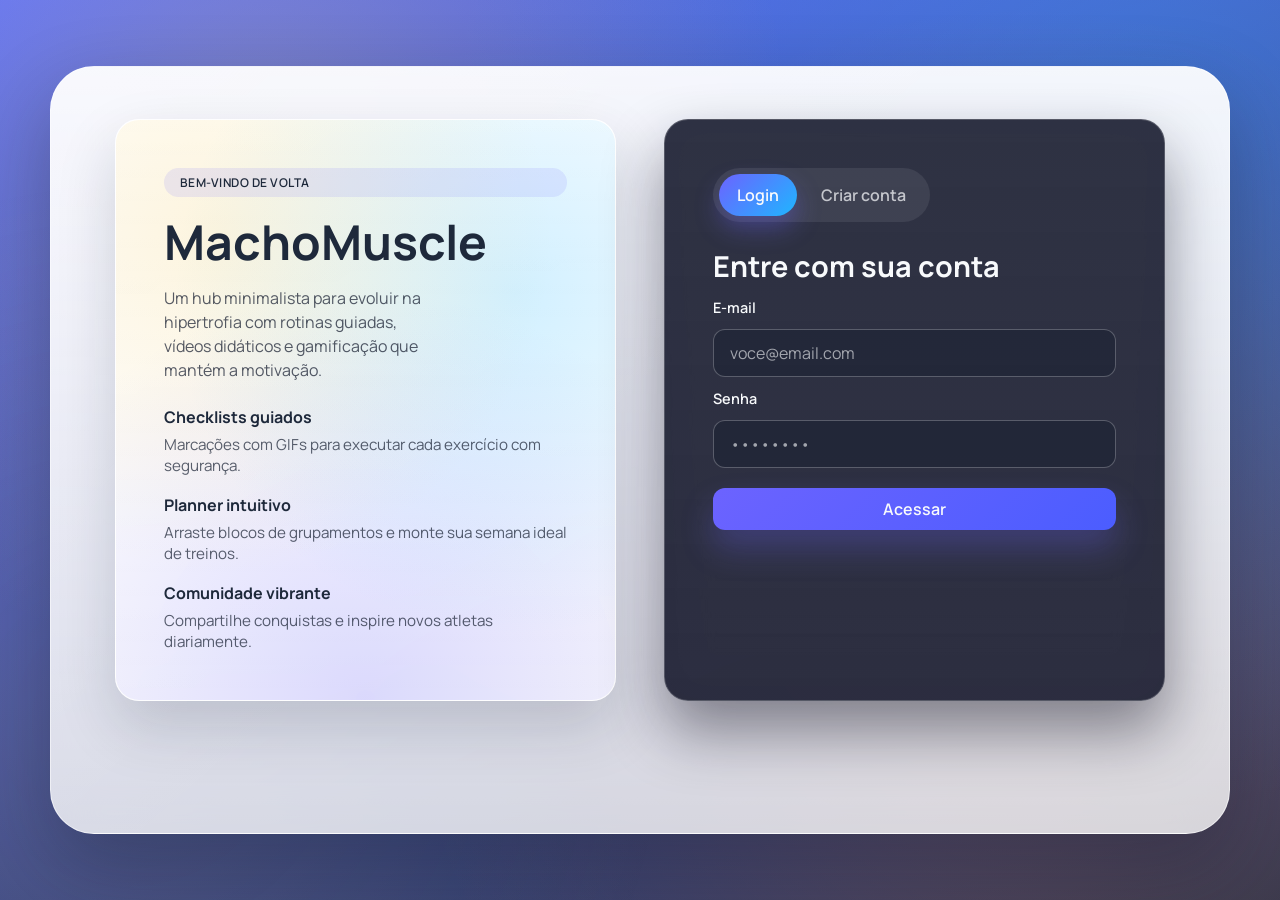
<file: index.html>
<!DOCTYPE html>
<html lang="pt-BR">
  <head>
    <meta charset="UTF-8" />
    <meta name="viewport" content="width=device-width, initial-scale=1.0" />
    <title>MachoMuscle</title>
    <link rel="preconnect" href="https://fonts.googleapis.com" />
    <link rel="preconnect" href="https://fonts.gstatic.com" crossorigin />
    <link
      href="https://fonts.googleapis.com/css2?family=Manrope:wght@400;500;600;700;800&display=swap"
      rel="stylesheet"
    />
    <link rel="stylesheet" href="styles.css" />
  </head>
  <body data-page="app" data-requires-auth="true">
    <div class="app" role="application">
      <header class="topbar">
        <div class="branding">
          <div class="branding__icon" aria-hidden="true">MM</div>
          <div class="branding__text">
            <span class="branding__label">MachoMuscle</span>
            <span class="branding__tagline">Treinos inteligentes, vibe minimalista</span>
          </div>
        </div>
        <div class="topbar__actions">
          <button class="icon-button" type="button" aria-label="Pesquisar exercícios">
            <svg class="icon" viewBox="0 0 24 24" aria-hidden="true">
              <path
                d="M15.5 14h-.79l-.28-.27a6.5 6.5 0 10-.71.71l.27.28v.79l5 5 1.5-1.5-5-5zm-6 0a4.5 4.5 0 110-9 4.5 4.5 0 010 9z"
              />
            </svg>
          </button>
          <button class="icon-button icon-button--primary" type="button" aria-label="Notificações">
            <svg class="icon" viewBox="0 0 24 24" aria-hidden="true">
              <path
                d="M12 22a2 2 0 002-2h-4a2 2 0 002 2zm6-6V11a6 6 0 10-12 0v5l-2 2v1h16v-1l-2-2zm-2 .17V11a4 4 0 10-8 0v5.17l-.59.58h9.18l-.59-.58z"
              />
            </svg>
          </button>
          <a
            class="icon-button"
            href="admin.html"
            aria-label="Abrir painel administrativo"
          >
            <svg class="icon" viewBox="0 0 24 24" aria-hidden="true">
              <path
                d="M12 2a5 5 0 00-5 5v2H6a2 2 0 00-2 2v9a2 2 0 002 2h12a2 2 0 002-2v-9a2 2 0 00-2-2h-1V7a5 5 0 00-5-5zm-3 7V7a3 3 0 016 0v2H9zm9 2v9H6v-9h12z"
              />
            </svg>
          </a>
        </div>
      </header>

      <main class="screens">
        <div class="global-message" id="globalMessage" role="status" aria-live="polite" hidden></div>
        <section class="screen screen--active" data-screen="home" aria-label="Início">
          <article class="hero-card">
            <div class="hero-card__content">
              <span class="badge badge--soft">Desafio do dia</span>
              <h1>Encontre sua melhor versão</h1>
              <p>
                Treinos curtos, metas claras e suporte da comunidade para manter seu foco
                em alta.
              </p>
              <div class="hero-card__actions">
                <a class="button button--primary" href="journey.html">Começar agora</a>
                <a class="button button--ghost" href="journey.html">Ver rotina</a>
              </div>
            </div>
            <div class="hero-card__visual" aria-hidden="true">
              <div class="hero-illustration">
                <div class="hero-illustration__shine"></div>
                <div class="hero-illustration__silhouette"></div>
              </div>
              <span class="hero-card__caption">Missão foco total</span>
            </div>
          </article>

          <div class="card weekly-checklist" id="weeklyChecklistCard">
            <header class="card__header weekly-checklist__header">
              <div>
                <span class="badge badge--soft">Checklist semanal</span>
                <h3>Mantenha o controle da sua rotina</h3>
              </div>
              <p class="weekly-checklist__progress" id="weeklyChecklistProgress">Nenhum treino marcado ainda.</p>
            </header>
            <p class="weekly-checklist__intro">
              Marque os treinos concluídos para enxergar sua constância e identificar quais grupamentos ainda
              precisam de atenção.
            </p>
            <ul class="checklist" id="weeklyChecklistList" aria-live="polite"></ul>
            <p class="weekly-checklist__empty" id="weeklyChecklistEmpty" hidden>
              Nenhum treino cadastrado ainda. Personalize sua semana para começar.
            </p>
          </div>

          <div class="card guide-card">
            <header class="card__header">
              <div>
                <h3>Guia rápido para iniciantes</h3>
                <p class="card__subtitle">
                  Siga estes passos simples para aproveitar cada sessão mesmo sem experiência prévia.
                </p>
              </div>
            </header>
            <ol class="guide-card__list">
              <li>
                <strong>1. Leia o objetivo do dia.</strong>
                <p>Entenda onde focar atenção antes de começar e ajuste o tempo conforme sua agenda.</p>
              </li>
              <li>
                <strong>2. Assista ao vídeo de exemplo.</strong>
                <p>Observe a postura com calma, pause sempre que necessário e repita os movimentos com segurança.</p>
              </li>
              <li>
                <strong>3. Execute e marque o checklist.</strong>
                <p>Marque cada exercício concluído para visualizar seu progresso imediato e celebrar pequenas vitórias.</p>
              </li>
              <li>
                <strong>4. Respire e registre sensações.</strong>
                <p>
                  Utilize o mural do perfil para anotar como se sentiu; isso ajuda a adaptar os próximos treinos com
                  precisão.
                </p>
              </li>
            </ol>
          </div>

          <section class="card video-library">
            <header class="card__header">
              <div>
                <h3>Vídeos que explicam cada etapa</h3>
                <p class="card__subtitle">
                  Selecionamos exemplos populares na web para você visualizar movimentos sem complicação.
                </p>
              </div>
            </header>
            <div class="video-library__grid">
              <article class="video-card">
                <div class="video-card__frame">
                  <iframe
                    src="https://www.youtube.com/embed/5sGOlKn-IxI"
                    title="Rotina completa de ombros para hipertrofia"
                    loading="lazy"
                    allowfullscreen
                  ></iframe>
                </div>
                <h4>Ombros definidos sem mistério</h4>
                <p>Aprenda a sequência com desenvolvimento, elevações e face pull em português.</p>
              </article>
              <article class="video-card">
                <div class="video-card__frame">
                  <iframe
                    src="https://www.youtube.com/embed/m8K3b0UpwOQ"
                    title="Supino controlado e tríceps guiado"
                    loading="lazy"
                    allowfullscreen
                  ></iframe>
                </div>
                <h4>Peito e tríceps passo a passo</h4>
                <p>Entenda cadência, amplitude e variações ideais para construir volume.</p>
              </article>
              <article class="video-card">
                <div class="video-card__frame">
                  <iframe
                    src="https://www.youtube.com/embed/COd4IITZ1wk"
                    title="Treino de pernas com foco em quadríceps"
                    loading="lazy"
                    allowfullscreen
                  ></iframe>
                </div>
                <h4>Pernas fortes para iniciantes</h4>
                <p>Veja como executar agachamento, leg press e avanços com segurança.</p>
              </article>
            </div>
          </section>
        </section>

        <section class="screen" data-screen="profile" aria-label="Perfil">
          <div class="profile card">
            <div class="profile__header">
              <div class="profile__cover" aria-hidden="true">
                <span class="profile__spark"></span>
              </div>
              <div class="profile__toolbar">
                <div class="profile__identity">
                  <div class="profile__avatar" id="profileAvatar" aria-hidden="true">JD</div>
                  <div>
                    <h2 class="profile__name" id="profileName">Seu nome</h2>
                    <p class="profile__username" id="profileUsername">@seunome</p>
                    <p class="profile__id" id="profileId" aria-live="polite">ID pessoal: defina no painel</p>
                    <div class="profile__tags">
                      <span class="chip chip--accent">Novo atleta</span>
                      <span class="chip chip--soft">Streak em construção</span>
                    </div>
                  </div>
                </div>
                <button
                  class="button button--ghost profile__edit-toggle"
                  type="button"
                  id="profileEditToggle"
                  aria-pressed="false"
                >
                  Editar perfil
                </button>
              </div>
              <p class="profile__bio" id="profileBio">
                Conte um pouco sobre você e seus objetivos para personalizar a experiência.
              </p>
            </div>

            <form class="profile-form profile-form--locked" id="profileForm">
              <div class="profile-form__group">
                <label for="displayName">Nome exibido</label>
                <input
                  id="displayName"
                  name="displayName"
                  type="text"
                  value=""
                  maxlength="30"
                  autocomplete="name"
                  disabled
                />
              </div>
              <div class="profile-form__group">
                <label for="username">Nome de usuário</label>
                <input
                  id="username"
                  name="username"
                  type="text"
                  value=""
                  maxlength="18"
                  autocomplete="nickname"
                  disabled
                />
              </div>
              <div class="profile-form__group profile-form__group--full">
                <label for="bio">Bio</label>
                <textarea
                  id="bio"
                  name="bio"
                  rows="3"
                  maxlength="160"
                  disabled
                >Conte um pouco sobre você e seus objetivos para personalizar a experiência.</textarea>
              </div>
              <div class="profile-form__group profile-form__group--full">
                <span>Escolha a vibe de cor</span>
                <div class="accent-picker" role="radiogroup" aria-label="Escolher cor de destaque">
                  <button
                    type="button"
                    class="accent-picker__option is-active"
                    data-accent="roxo"
                    style="--swatch: linear-gradient(135deg, #6c63ff, #4b5dff)"
                    aria-pressed="true"
                    disabled
                  ></button>
                  <button
                    type="button"
                    class="accent-picker__option"
                    data-accent="amarelo"
                    style="--swatch: linear-gradient(135deg, #f7c948, #ffdb6e)"
                    aria-pressed="false"
                    disabled
                  ></button>
                  <button
                    type="button"
                    class="accent-picker__option"
                    data-accent="laranja"
                    style="--swatch: linear-gradient(135deg, #ff8852, #ffb347)"
                    aria-pressed="false"
                    disabled
                  ></button>
                  <button
                    type="button"
                    class="accent-picker__option"
                    data-accent="azul"
                    style="--swatch: linear-gradient(135deg, #1fb6ff, #58b7ff)"
                    aria-pressed="false"
                    disabled
                  ></button>
                </div>
              </div>
            </form>

            <div class="profile-stats">
              <div>
                <strong>248</strong>
                <span>Treinos concluídos</span>
              </div>
              <div>
                <strong>12.680</strong>
                <span>Total de XP</span>
              </div>
              <div>
                <strong>32</strong>
                <span>Badges ativas</span>
              </div>
            </div>

          </div>
        </section>
      </main>

      <nav class="tabbar" aria-label="Navegação principal">
        <button class="tabbar__item tabbar__item--active" type="button" data-target="home">
          <svg class="icon" viewBox="0 0 24 24" aria-hidden="true">
            <path
              d="M3 11l9-7 9 7v9a1 1 0 01-1 1h-5a1 1 0 01-1-1v-4H9v4a1 1 0 01-1 1H4a1 1 0 01-1-1v-9z"
            />
          </svg>
          <span>Início</span>
        </button>
        <button class="tabbar__item" type="button" data-target="profile">
          <svg class="icon" viewBox="0 0 24 24" aria-hidden="true">
            <path
              d="M12 12a5 5 0 110-10 5 5 0 010 10zm0 2c-4.418 0-8 2.239-8 5v3h16v-3c0-2.761-3.582-5-8-5z"
            />
          </svg>
          <span>Perfil</span>
        </button>
      </nav>
    </div>

    <script src="script.js"></script>
  </body>
</html>
</file>
<file: styles.css>
:root {
  color-scheme: light;
  --color-text: #0f172a;
  --color-text-soft: #1e293b;
  --color-text-muted: #64748b;
  --color-surface: rgba(255, 255, 255, 0.88);
  --color-surface-strong: rgba(255, 255, 255, 0.96);
  --color-surface-soft: rgba(255, 255, 255, 0.7);
  --color-border: rgba(148, 163, 184, 0.3);
  --color-border-strong: rgba(15, 23, 42, 0.12);
  --color-shadow: rgba(15, 23, 42, 0.25);
  --radius-lg: 32px;
  --radius-md: 22px;
  --radius-sm: 12px;

  --color-yellow: #f7c948;
  --color-orange: #ff8852;
  --color-purple: #6c63ff;
  --color-blue: #1fb6ff;

  --accent-color: var(--color-purple);
  --accent-gradient: linear-gradient(135deg, #6c63ff, #4b5dff);
  --accent-contrast: #f8fafc;
  --accent-glass: rgba(108, 99, 255, 0.12);
  --accent-glass-strong: rgba(108, 99, 255, 0.2);
  --accent-border: rgba(108, 99, 255, 0.35);
  --accent-shadow: rgba(108, 99, 255, 0.28);
}


* {
  box-sizing: border-box;
}

body {
  margin: 0;
  min-height: 100vh;
  font-family: 'Manrope', 'Segoe UI', sans-serif;
  background:
    radial-gradient(circle at 20% 15%, rgba(247, 201, 72, 0.22), transparent 42%),
    radial-gradient(circle at 90% 12%, rgba(31, 182, 255, 0.25), transparent 50%),
    radial-gradient(circle at 80% 70%, rgba(255, 136, 82, 0.25), transparent 52%),
    linear-gradient(160deg, rgba(76, 99, 255, 0.9), rgba(22, 33, 62, 0.92));
  display: flex;
  justify-content: center;
  align-items: stretch;
  padding: clamp(16px, 4vw, 48px);
  color: var(--color-text);
}

body::before {
  content: '';
  position: fixed;
  inset: 0;
  pointer-events: none;
  background: radial-gradient(circle at 10% 80%, rgba(255, 218, 124, 0.12), transparent 40%);
  z-index: -1;
}

h1,
 h2,
 h3,
 h4 {
  margin: 0;
  color: var(--color-text-soft);
}

p {
  margin: 0;
  line-height: 1.5;
}

button,
 input,
 textarea {
  font: inherit;
}

button {
  border: none;
  cursor: pointer;
}

.app {
  width: min(100%, 1180px);
  background: linear-gradient(180deg, rgba(255, 255, 255, 0.94), rgba(255, 255, 255, 0.78));
  border: 1px solid rgba(255, 255, 255, 0.55);
  border-radius: calc(var(--radius-lg) + 12px);
  box-shadow: 0 32px 80px rgba(15, 23, 42, 0.32);
  backdrop-filter: blur(24px);
  padding: clamp(24px, 4vw, 56px) clamp(18px, 4vw, 56px) clamp(120px, 12vh, 168px);
  margin: 0 auto;
  position: relative;
  overflow: hidden;
}

.auth {
  padding: clamp(32px, 6vw, 64px);
}

.auth__grid {
  display: grid;
  grid-template-columns: repeat(2, minmax(0, 1fr));
  gap: clamp(28px, 4vw, 48px);
  align-items: stretch;
}

.auth-card {
  background: linear-gradient(180deg, rgba(255, 255, 255, 0.95), rgba(255, 255, 255, 0.85));
  border-radius: calc(var(--radius-lg) - 8px);
  padding: clamp(24px, 4vw, 48px);
  box-shadow: 0 26px 60px rgba(15, 23, 42, 0.16);
  border: 1px solid rgba(255, 255, 255, 0.6);
  display: flex;
  flex-direction: column;
  gap: 24px;
}

.auth-card--intro {
  color: var(--color-text-soft);
  position: relative;
  overflow: hidden;
}

.auth-card--intro::after {
  content: '';
  position: absolute;
  inset: 0;
  background: radial-gradient(circle at 20% 20%, rgba(247, 201, 72, 0.18), transparent 55%),
    radial-gradient(circle at 80% 30%, rgba(31, 182, 255, 0.2), transparent 60%),
    radial-gradient(circle at 50% 100%, rgba(108, 99, 255, 0.22), transparent 65%);
  pointer-events: none;
}

.auth-card__header {
  position: relative;
  z-index: 1;
  display: grid;
  gap: 12px;
}

.auth-badge {
  display: inline-flex;
  align-items: center;
  gap: 8px;
  background: rgba(108, 99, 255, 0.12);
  color: var(--color-text-soft);
  border-radius: 999px;
  padding: 6px 16px;
  font-weight: 600;
  letter-spacing: 0.04em;
  text-transform: uppercase;
  font-size: 0.75rem;
}

.auth-card__header h1 {
  font-size: clamp(2.25rem, 4vw, 3rem);
}

.auth-card__header p {
  max-width: 28ch;
  color: rgba(15, 23, 42, 0.7);
}

.auth-highlights {
  position: relative;
  z-index: 1;
  list-style: none;
  margin: 0;
  padding: 0;
  display: flex;
  flex-direction: column;
  gap: 18px;
}

.auth-highlights li {
  display: grid;
  gap: 6px;
}

.auth-highlights strong {
  font-size: 1rem;
}

.auth-highlights span {
  color: rgba(15, 23, 42, 0.68);
  font-size: 0.95rem;
}

.auth-card--forms {
  backdrop-filter: blur(22px);
  background: linear-gradient(180deg, rgba(10, 14, 34, 0.85), rgba(22, 24, 44, 0.9));
  color: #f8fafc;
  border: 1px solid rgba(255, 255, 255, 0.2);
  box-shadow: 0 30px 60px rgba(10, 11, 26, 0.45);
}

.auth-toggle {
  display: inline-flex;
  background: rgba(255, 255, 255, 0.08);
  border-radius: 999px;
  padding: 6px;
  align-self: flex-start;
  gap: 6px;
}

.auth-toggle__button {
  border-radius: 999px;
  padding: 10px 18px;
  background: transparent;
  color: rgba(248, 250, 252, 0.72);
  font-weight: 600;
  transition: background 0.3s ease, color 0.3s ease;
}

.auth-toggle__button.is-active {
  background: linear-gradient(135deg, var(--color-purple), var(--color-blue));
  color: var(--accent-contrast);
  box-shadow: 0 12px 24px rgba(108, 99, 255, 0.35);
}

.auth-form {
  display: none;
  flex-direction: column;
  gap: 12px;
}

.auth-form.is-active {
  display: flex;
}

.auth-form h2 {
  font-size: clamp(1.4rem, 3vw, 1.8rem);
  color: #f8fafc;
}

.auth-form label {
  font-weight: 600;
  font-size: 0.9rem;
}

.auth-form input {
  border-radius: var(--radius-sm);
  border: 1px solid rgba(255, 255, 255, 0.25);
  background: rgba(15, 23, 42, 0.35);
  color: #f8fafc;
  padding: 12px 16px;
  transition: border 0.2s ease, box-shadow 0.2s ease;
}

.auth-form input::placeholder {
  color: rgba(248, 250, 252, 0.6);
}

.auth-form input:focus {
  outline: none;
  border-color: var(--color-blue);
  box-shadow: 0 0 0 3px rgba(31, 182, 255, 0.25);
}

.auth-form__actions {
  margin-top: 8px;
}

.auth-feedback {
  min-height: 1.25rem;
  font-size: 0.85rem;
  color: rgba(248, 250, 252, 0.8);
}

.app--standalone {
  min-height: 100vh;
  padding: clamp(32px, 8vw, 72px) clamp(16px, 6vw, 56px);
  display: flex;
  align-items: flex-start;
  justify-content: center;
  width: min(100%, 960px);
  background: linear-gradient(180deg, rgba(255, 255, 255, 0.98), rgba(226, 232, 240, 0.86));
  box-shadow: none;
  border-radius: 0;
}

.app--standalone::before {
  display: none;
}

.app::before {
  content: '';
  position: absolute;
  inset: 0;
  background: linear-gradient(140deg, rgba(255, 255, 255, 0.2), transparent 50%);
  pointer-events: none;
}

.topbar {
  display: flex;
  align-items: center;
  justify-content: space-between;
  gap: 16px;
  margin-bottom: 24px;
}

.branding {
  display: flex;
  align-items: center;
  gap: 14px;
}

.branding__icon {
  width: 48px;
  height: 48px;
  border-radius: 18px;
  background: var(--accent-gradient);
  color: var(--accent-contrast);
  display: grid;
  place-items: center;
  font-weight: 700;
  letter-spacing: 0.04em;
}

.branding__label {
  display: block;
  font-weight: 700;
  font-size: 1rem;
}

.branding__tagline {
  display: block;
  font-size: 0.75rem;
  color: var(--color-text-muted);
}

.topbar__actions {
  display: flex;
  gap: 12px;
}

.icon {
  width: 20px;
  height: 20px;
  fill: currentColor;
}

.icon-button {
  width: 40px;
  height: 40px;
  border-radius: 16px;
  background: var(--color-surface);
  border: 1px solid var(--color-border);
  display: grid;
  place-items: center;
  color: var(--color-text-soft);
  transition: transform 0.25s ease, box-shadow 0.25s ease;
}

.icon-button:hover {
  transform: translateY(-2px);
  box-shadow: 0 12px 20px rgba(15, 23, 42, 0.12);
}

.icon-button--primary {
  background: var(--accent-gradient);
  color: var(--accent-contrast);
  border-color: transparent;
}

.button {
  display: inline-flex;
  align-items: center;
  justify-content: center;
  gap: 8px;
  border-radius: var(--radius-sm);
  padding: 10px 18px;
  font-weight: 600;
  transition: transform 0.25s ease, box-shadow 0.25s ease, filter 0.25s ease;
  text-decoration: none;
}

.button--primary {
  background: var(--accent-gradient);
  color: var(--accent-contrast);
  box-shadow: 0 18px 32px var(--accent-shadow);
}

.button--ghost {
  border: 1px solid var(--accent-border);
  color: var(--color-text-soft);
  background: var(--accent-glass);
}

.button--primary:hover,
 .button--ghost:hover {
  transform: translateY(-2px);
}

.button--block {
  width: 100%;
}

.text-button {
  background: none;
  color: var(--accent-color);
  font-weight: 600;
  padding: 0;
  text-decoration: none;
}

.text-button:hover,
.text-button:focus-visible {
  text-decoration: none;
  filter: brightness(1.1);
}

.screens {
  display: flex;
  flex-direction: column;
  gap: 32px;
}

.screen {
  display: none;
  flex-direction: column;
  gap: 24px;
}

.screen--active {
  display: flex;
}

.section-header {
  display: flex;
  align-items: center;
  justify-content: space-between;
  gap: 16px;
}

.section-header p {
  color: var(--color-text-muted);
  font-size: 0.85rem;
}

.section-header > div {
  display: flex;
  flex-direction: column;
  gap: 4px;
}

.card {
  background: var(--color-surface);
  border: 1px solid var(--color-border);
  border-radius: var(--radius-md);
  padding: 20px;
  position: relative;
  overflow: hidden;
}

.card::after {
  content: '';
  position: absolute;
  inset: 0;
  border-radius: inherit;
  pointer-events: none;
  box-shadow: inset 0 0 0 1px rgba(255, 255, 255, 0.15);
}

.card__header {
  display: flex;
  align-items: center;
  justify-content: space-between;
  gap: 12px;
  margin-bottom: 16px;
}

.card__title {
  font-weight: 700;
  margin-bottom: 6px;
}

.card__subtitle {
  color: var(--color-text-muted);
  font-size: 0.9rem;
}

.card__meta {
  font-size: 0.75rem;
  color: var(--color-text-muted);
}

.badge {
  display: inline-flex;
  align-items: center;
  justify-content: center;
  padding: 4px 10px;
  border-radius: 999px;
  font-size: 0.72rem;
  font-weight: 600;
  background: rgba(148, 163, 184, 0.15);
  color: var(--color-text-soft);
}

.badge--soft {
  background: var(--accent-glass);
  color: var(--color-text-soft);
}

.badge--accent {
  background: var(--accent-glass-strong);
  color: var(--accent-color);
}

.badge--accent::before,
 .badge--soft::before {
  content: '';
  width: 6px;
  height: 6px;
  border-radius: 50%;
  margin-right: 6px;
  background: currentColor;
}

.hero-card {
  display: grid;
  grid-template-columns: minmax(0, 1.15fr) minmax(0, 0.9fr);
  gap: 16px;
  padding: 24px;
  border-radius: calc(var(--radius-md) + 6px);
  background: linear-gradient(140deg, rgba(255, 255, 255, 0.95), rgba(230, 235, 255, 0.8));
}

.hero-card__content {
  display: flex;
  flex-direction: column;
  gap: 16px;
}

.hero-card__content h1 {
  font-size: clamp(1.6rem, 1.15rem + 1vw, 2.2rem);
  line-height: 1.2;
}

.hero-card__actions {
  display: flex;
  gap: 12px;
}

.hero-card__visual {
  display: flex;
  flex-direction: column;
  align-items: center;
  justify-content: space-between;
}

.hero-card__caption {
  font-size: 0.75rem;
  color: var(--color-text-muted);
  margin-top: 12px;
}

.hero-illustration {
  position: relative;
  width: 100%;
  height: 180px;
  border-radius: 28px;
  background: linear-gradient(140deg, rgba(255, 255, 255, 0.18), transparent 55%),
    var(--accent-gradient);
  display: flex;
  align-items: center;
  justify-content: center;
  overflow: hidden;
}

.hero-illustration__silhouette {
  width: 120px;
  height: 160px;
  border-radius: 60% 40% 45% 55%;
  background: rgba(255, 255, 255, 0.32);
  transform: rotate(-12deg);
  filter: drop-shadow(0 16px 28px rgba(15, 23, 42, 0.25));
}

.hero-illustration__shine {
  position: absolute;
  top: 16px;
  right: 18px;
  width: 68px;
  height: 68px;
  border-radius: 999px;
  background: radial-gradient(circle, rgba(255, 218, 124, 0.9), transparent 68%);
}

.insights-grid {
  display: grid;
  gap: 16px;
  grid-template-columns: repeat(auto-fit, minmax(170px, 1fr));
}

.insight-card {
  display: flex;
  flex-direction: column;
  gap: 12px;
}

.insight-card--wide {
  grid-column: 1 / -1;
}

.progress-bar {
  background: rgba(148, 163, 184, 0.2);
  border-radius: 999px;
  height: 8px;
  overflow: hidden;
}

.progress-bar__fill {
  height: 100%;
  width: calc(var(--progress) * 100%);
  background: var(--accent-gradient);
  border-radius: inherit;
  transition: width 0.3s ease;
}

.progress-bar--accent {
  background: var(--accent-glass-strong);
}

.streak-indicator {
  display: flex;
  gap: 6px;
}

.streak-indicator__dot {
  width: 10px;
  height: 10px;
  border-radius: 50%;
  background: rgba(148, 163, 184, 0.3);
}

.streak-indicator__dot.is-active {
  background: var(--accent-gradient);
}

.next-workout {
  display: flex;
  align-items: flex-start;
  justify-content: space-between;
  gap: 12px;
}

.next-workout h3 {
  margin-bottom: 6px;
}

.next-workout p {
  color: var(--color-text-muted);
  font-size: 0.9rem;
}

.next-workout__meta {
  display: flex;
  flex-direction: column;
  gap: 8px;
  font-weight: 600;
  color: var(--color-text-soft);
}

.chip-list {
  list-style: none;
  display: flex;
  gap: 8px;
  padding: 0;
  margin: 12px 0 0;
}

.chip {
  display: inline-flex;
  align-items: center;
  justify-content: center;
  padding: 6px 12px;
  border-radius: 999px;
  background: var(--accent-glass);
  color: var(--color-text-soft);
  font-size: 0.75rem;
  font-weight: 600;
}

.chip--accent {
  background: var(--accent-gradient);
  color: var(--accent-contrast);
}

.chip--soft {
  background: rgba(148, 163, 184, 0.18);
  color: var(--color-text-soft);
}

.chip--tiny {
  font-size: 0.7rem;
  padding: 4px 8px;
}

.weekly-checklist {
  display: flex;
  flex-direction: column;
  gap: 20px;
}

.weekly-checklist__header {
  display: flex;
  flex-direction: column;
  gap: 12px;
}

.weekly-checklist__progress {
  font-weight: 700;
  color: var(--color-text-soft);
}

.weekly-checklist__intro {
  color: var(--color-text-muted);
  font-size: 0.95rem;
  line-height: 1.6;
}

.weekly-checklist__empty {
  margin: 0;
  padding: 16px;
  border-radius: var(--radius-sm);
  background: rgba(148, 163, 184, 0.12);
  border: 1px dashed rgba(148, 163, 184, 0.28);
  color: var(--color-text-muted);
  font-size: 0.9rem;
  text-align: center;
}

@media (min-width: 768px) {
  .weekly-checklist__header {
    flex-direction: row;
    justify-content: space-between;
    align-items: center;
  }
}

.checklist {
  list-style: none;
  display: flex;
  flex-direction: column;
  gap: 12px;
  padding: 0;
  margin: 0;
}

.checklist__empty {
  padding: 16px;
  border-radius: var(--radius-sm);
  background: rgba(148, 163, 184, 0.12);
  border: 1px dashed rgba(148, 163, 184, 0.28);
  color: var(--color-text-muted);
  font-size: 0.9rem;
  text-align: center;
}

.checklist__item {
  display: flex;
  align-items: stretch;
  gap: 12px;
  background: var(--color-surface-strong);
  border-radius: var(--radius-sm);
  border: 1px solid rgba(148, 163, 184, 0.22);
  padding: 12px 14px;
  font-weight: 600;
  line-height: 1.4;
}

.checklist__item input {
  accent-color: var(--accent-color);
  margin-top: 4px;
}

.checklist__content {
  display: flex;
  align-items: center;
  gap: 12px;
  width: 100%;
}

.checklist__text {
  flex: 1;
  color: var(--color-text);
}

.checklist__detail {
  display: block;
  margin-top: 4px;
  font-size: 0.8rem;
  color: var(--color-text-muted);
  font-weight: 500;
}

.checklist__media {
  flex: 0 0 92px;
  max-width: 92px;
  border-radius: 12px;
  overflow: hidden;
  background: rgba(148, 163, 184, 0.12);
  border: 1px solid rgba(148, 163, 184, 0.18);
}

.checklist__media img {
  width: 100%;
  height: 100%;
  object-fit: cover;
  display: block;
}

@media (max-width: 960px) {
  .auth__grid {
    grid-template-columns: 1fr;
  }

  .auth-card--intro {
    order: 2;
  }

  .auth-card--forms {
    order: 1;
  }
}

@media (max-width: 520px) {
  .checklist__content {
    flex-direction: column;
    align-items: flex-start;
  }

  .checklist__media {
    flex: none;
    max-width: 100%;
    width: 100%;
  }
}


.guide-card__list {
  margin: 0;
  padding-left: 20px;
  display: flex;
  flex-direction: column;
  gap: 16px;
  color: var(--color-text-soft);
}

.guide-card__list strong {
  color: var(--color-text);
  font-size: 0.95rem;
}

.guide-card__list p {
  margin: 4px 0 0;
  color: var(--color-text-muted);
  font-size: 0.9rem;
}

.video-library__grid {
  display: grid;
  gap: 20px;
  grid-template-columns: repeat(auto-fit, minmax(220px, 1fr));
}

.video-card {
  display: flex;
  flex-direction: column;
  gap: 12px;
  padding: 16px;
  background: var(--color-surface-strong);
  border-radius: 18px;
  border: 1px solid rgba(148, 163, 184, 0.18);
  box-shadow: 0 12px 30px rgba(15, 23, 42, 0.14);
}

.video-card__frame {
  position: relative;
  aspect-ratio: 16 / 9;
  border-radius: 14px;
  overflow: hidden;
  background: #000;
}

.video-card iframe {
  width: 100%;
  height: 100%;
  border: 0;
}

.video-card h4 {
  margin: 0;
  font-size: 1rem;
}

.video-card p {
  margin: 0;
  color: var(--color-text-muted);
  font-size: 0.9rem;
}

.progress-overview {
  display: flex;
  gap: 24px;
  align-items: center;
}

.progress-ring {
  --track-color: var(--accent-glass);
  width: 140px;
  height: 140px;
  border-radius: 50%;
  background: conic-gradient(
    var(--accent-color) calc(var(--progress) * 360deg),
    var(--track-color) 0deg
  );
  display: grid;
  place-items: center;
  position: relative;
}

.progress-ring::before {
  content: '';
  position: absolute;
  width: 108px;
  height: 108px;
  border-radius: 50%;
  background: var(--color-surface);
}

.progress-ring__value {
  position: relative;
  font-weight: 700;
  font-size: 1.4rem;
}

.progress-ring__caption {
  position: relative;
  color: var(--color-text-muted);
  font-size: 0.8rem;
}

.progress-overview__details {
  display: flex;
  flex-direction: column;
  gap: 12px;
  flex: 1;
}

.progress-stats {
  display: grid;
  grid-template-columns: repeat(auto-fit, minmax(120px, 1fr));
  gap: 12px;
}

.progress-stats div {
  background: rgba(148, 163, 184, 0.12);
  border-radius: var(--radius-sm);
  padding: 12px;
}

.progress-stats dt {
  font-size: 0.7rem;
  text-transform: uppercase;
  letter-spacing: 0.05em;
  color: var(--color-text-muted);
}

.progress-stats dd {
  margin: 4px 0 0;
  font-weight: 700;
}

.quest-board {
  display: flex;
  flex-direction: column;
  gap: 16px;
}

.mission-list {
  list-style: none;
  display: flex;
  flex-direction: column;
  gap: 14px;
  padding: 0;
  margin: 0;
}

.mission-list li {
  display: flex;
  justify-content: space-between;
  align-items: center;
  gap: 16px;
  padding: 16px;
  border-radius: var(--radius-sm);
  background: var(--color-surface-strong);
  border: 1px solid rgba(148, 163, 184, 0.2);
}

.mission-list h4 {
  font-size: 1rem;
  margin-bottom: 6px;
}

.mission-list p {
  color: var(--color-text-muted);
  font-size: 0.9rem;
}

.mission-list__reward {
  font-weight: 700;
  color: var(--accent-color);
}

.badge-gallery {
  display: flex;
  flex-direction: column;
  gap: 16px;
}

.badge-grid {
  display: grid;
  grid-template-columns: repeat(2, minmax(0, 1fr));
  gap: 14px;
}

.badge-token {
  border-radius: var(--radius-sm);
  padding: 16px;
  background: rgba(255, 255, 255, 0.86);
  border: 1px solid rgba(148, 163, 184, 0.28);
  text-align: center;
  display: flex;
  flex-direction: column;
  gap: 8px;
}

.badge-token__icon {
  font-size: 1.6rem;
}

.badge-token.is-highlighted {
  background: var(--accent-gradient);
  color: var(--accent-contrast);
  border-color: transparent;
}

.badge-token.is-locked {
  opacity: 0.6;
  border-style: dashed;
}

.squad-card {
  display: flex;
  flex-direction: column;
  gap: 16px;
}

.squad-ranking {
  list-style: none;
  padding: 0;
  margin: 0;
  display: flex;
  flex-direction: column;
  gap: 12px;
}

.squad-ranking li {
  display: flex;
  align-items: center;
  justify-content: space-between;
  background: var(--color-surface-strong);
  border-radius: var(--radius-sm);
  border: 1px solid rgba(148, 163, 184, 0.25);
  padding: 12px 16px;
  gap: 12px;
}

.squad-ranking__position {
  width: 28px;
  height: 28px;
  border-radius: 999px;
  background: var(--accent-gradient);
  color: var(--accent-contrast);
  display: grid;
  place-items: center;
  font-weight: 700;
}

.composer {
  display: flex;
  gap: 16px;
}

.composer__avatar,
 .post__avatar,
 .profile__avatar {
  width: 56px;
  height: 56px;
  border-radius: 22px;
  background: var(--accent-gradient);
  color: var(--accent-contrast);
  display: grid;
  place-items: center;
  font-weight: 700;
  letter-spacing: 0.02em;
}

.composer__body {
  display: flex;
  flex-direction: column;
  gap: 12px;
  flex: 1;
}

textarea {
  resize: vertical;
  border-radius: var(--radius-sm);
  border: 1px solid rgba(148, 163, 184, 0.4);
  padding: 12px 14px;
  background: rgba(248, 250, 252, 0.8);
  color: var(--color-text);
  min-height: 96px;
}

textarea:focus,
 input:focus {
  outline: 2px solid var(--accent-border);
  outline-offset: 2px;
}

.composer__toolbar {
  display: flex;
  align-items: center;
  justify-content: space-between;
  gap: 12px;
  flex-wrap: wrap;
}

.chip-toggle-group {
  display: flex;
  gap: 8px;
  flex-wrap: wrap;
}

.chip-toggle {
  padding: 6px 14px;
  border-radius: 999px;
  border: 1px solid rgba(148, 163, 184, 0.35);
  background: rgba(255, 255, 255, 0.6);
  font-weight: 600;
  color: var(--color-text-soft);
}

.chip-toggle.is-active {
  background: var(--accent-gradient);
  color: var(--accent-contrast);
  border-color: transparent;
  box-shadow: 0 12px 20px var(--accent-shadow);
}

.feed {
  display: flex;
  flex-direction: column;
  gap: 16px;
}

.post {
  display: flex;
  gap: 14px;
}

.post__content {
  display: flex;
  flex-direction: column;
  gap: 12px;
  flex: 1;
}

.post__header {
  display: flex;
  align-items: center;
  justify-content: space-between;
}

.post__meta {
  color: var(--color-text-muted);
  font-size: 0.8rem;
}

.post__tags {
  display: flex;
  gap: 8px;
  flex-wrap: wrap;
}

.post__media {
  background: linear-gradient(135deg, rgba(31, 182, 255, 0.12), rgba(108, 99, 255, 0.18));
  border-radius: var(--radius-sm);
  padding: 16px;
  font-weight: 600;
  color: var(--color-text-soft);
}

.post__footer {
  display: flex;
  gap: 16px;
}

.post-action {
  display: inline-flex;
  align-items: center;
  gap: 6px;
  color: var(--color-text-muted);
  background: none;
}

.post-action:hover {
  color: var(--accent-color);
}

.profile {
  display: flex;
  flex-direction: column;
  gap: 24px;
}

.profile__header {
  display: flex;
  flex-direction: column;
  gap: 18px;
}

.profile__toolbar {
  display: flex;
  flex-direction: column;
  gap: 16px;
}

.profile__toolbar .profile__identity {
  flex: 1;
  width: 100%;
}

.profile__edit-toggle {
  align-self: flex-start;
  font-weight: 600;
  border-radius: 999px;
  padding: 12px 22px;
}

.profile__cover {
  position: relative;
  height: 120px;
  border-radius: var(--radius-md);
  background: var(--accent-gradient);
  overflow: hidden;
}

.profile__spark {
  position: absolute;
  width: 140px;
  height: 140px;
  top: -20px;
  right: -20px;
  border-radius: 50%;
  background: radial-gradient(circle, rgba(255, 255, 255, 0.65), transparent 60%);
}

.profile__identity {
  display: flex;
  align-items: center;
  gap: 18px;
  margin-top: 0;
  padding: clamp(12px, 2vw, 20px);
  border-radius: var(--radius-md);
  border: 1px solid var(--color-border);
  background: rgba(255, 255, 255, 0.85);
  box-shadow: 0 12px 28px rgba(15, 23, 42, 0.14);
  flex-wrap: wrap;
  width: 100%;
}

.profile__identity > div {
  flex: 1 1 180px;
  min-width: 180px;
}

.profile__avatar {
  width: clamp(72px, 14vw, 104px);
  height: clamp(72px, 14vw, 104px);
  border-radius: 28px;
  font-size: clamp(1.1rem, 2.8vw, 1.8rem);
  position: static;
  display: grid;
  place-items: center;
  border: 4px solid rgba(255, 255, 255, 0.9);
  box-shadow: 0 18px 36px rgba(15, 23, 42, 0.18);
}

.profile__username {
  color: var(--color-text-muted);
  font-size: 0.9rem;
}

.profile__id {
  margin: 4px 0 0;
  font-size: 0.85rem;
  font-weight: 600;
  color: var(--color-text-soft);
}

.profile__bio {
  color: var(--color-text-muted);
  font-size: 0.9rem;
}

.profile-form {
  display: grid;
  grid-template-columns: repeat(2, minmax(0, 1fr));
  gap: 16px;
}

.profile-form--locked {
  opacity: 0.92;
}

.profile-form__group {
  display: flex;
  flex-direction: column;
  gap: 8px;
}

.profile-form__group--full {
  grid-column: 1 / -1;
}

input,
 textarea {
  border-radius: var(--radius-sm);
  border: 1px solid rgba(148, 163, 184, 0.35);
  background: rgba(255, 255, 255, 0.82);
}

.profile-form input:disabled,
.profile-form textarea:disabled {
  opacity: 0.6;
  cursor: not-allowed;
  background: rgba(248, 250, 252, 0.6);
}

input {
  padding: 10px 12px;
}

.profile-stats {
  display: flex;
  justify-content: space-between;
  gap: 12px;
  background: var(--accent-glass);
  border-radius: var(--radius-md);
  padding: 16px;
  border: 1px solid var(--accent-glass-strong);
}

.profile-stats div {
  display: flex;
  flex-direction: column;
  gap: 4px;
  align-items: flex-start;
}

.profile-stats strong {
  font-size: 1.2rem;
}

.accent-picker {
  display: flex;
  gap: 12px;
}

.accent-picker__option {
  width: 48px;
  height: 48px;
  border-radius: 18px;
  background: var(--swatch);
  border: 2px solid transparent;
  box-shadow: 0 10px 20px rgba(15, 23, 42, 0.15);
}

.accent-picker__option.is-active {
  border-color: rgba(255, 255, 255, 0.9);
  box-shadow: 0 16px 30px var(--accent-shadow);
}

.accent-picker__option:disabled {
  opacity: 0.55;
  cursor: not-allowed;
  box-shadow: none;
}

.tabbar {
  position: absolute;
  bottom: clamp(16px, 5vw, 36px);
  left: 50%;
  transform: translateX(-50%);
  width: min(720px, calc(100% - 40px));
  background: var(--color-surface-strong);
  border-radius: 24px;
  border: 1px solid rgba(148, 163, 184, 0.3);
  display: flex;
  box-shadow: 0 20px 40px rgba(15, 23, 42, 0.18);
  transition: opacity 0.2s ease, transform 0.2s ease;
}

.tabbar__item {
  display: flex;
  flex-direction: column;
  align-items: center;
  gap: 4px;
  padding: 12px 0;
  font-size: 0.75rem;
  color: var(--color-text-muted);
  background: transparent;
  border-radius: 20px;
  flex: 1;
}

.tabbar__item svg {
  width: 22px;
  height: 22px;
}

.tabbar__item--active {
  color: var(--accent-color);
  background: var(--accent-glass);
}

.tabbar__item--active svg {
  color: var(--accent-color);
}

.app.has-subpage {
  overflow: hidden;
}

.app.has-subpage .screens {
  filter: blur(6px);
  transform: scale(0.99);
  transition: filter 0.25s ease, transform 0.25s ease;
}

.app.has-subpage .tabbar {
  opacity: 0;
  pointer-events: none;
  transform: translate(-50%, 32px);
  transition: opacity 0.2s ease, transform 0.2s ease;
}

.sr-only {
  position: absolute;
  width: 1px;
  height: 1px;
  padding: 0;
  margin: -1px;
  overflow: hidden;
  clip: rect(0, 0, 0, 0);
  white-space: nowrap;
  border: 0;
}


.subpages {
  position: fixed;
  inset: 0;
  display: flex;
  align-items: center;
  justify-content: center;
  padding: clamp(16px, 6vw, 64px);
  pointer-events: none;
  z-index: 40;
}

.subpages.is-active {
  pointer-events: auto;
}

.subpage__backdrop {
  position: fixed;
  inset: 0;
  background: rgba(6, 11, 25, 0.68);
  backdrop-filter: blur(10px);
  opacity: 0;
  pointer-events: none;
  transition: opacity 0.25s ease;
  z-index: 30;
}

.subpage__backdrop.is-visible {
  opacity: 1;
  pointer-events: auto;
}

.subpage {
  position: relative;
  width: clamp(320px, 68vw, 860px);
  max-width: min(860px, 92vw);
  max-height: min(92vh, 980px);
  min-height: min(560px, 86vh);
  margin: 0 auto;
  padding: clamp(32px, 5vw, 56px);
  background: linear-gradient(180deg, rgba(255, 255, 255, 0.98), rgba(241, 245, 249, 0.92));
  box-shadow: 0 32px 80px rgba(15, 23, 42, 0.35);
  border-radius: 32px;
  overflow: hidden;
  opacity: 0;
  pointer-events: none;
  transform: translateY(24px) scale(0.98);
  transition: opacity 0.25s ease, transform 0.25s ease;
  display: flex;
  flex-direction: column;
  z-index: 40;
}

.subpage--active {
  opacity: 1;
  pointer-events: auto;
  transform: translateY(0) scale(1);
}

.subpage__container {
  max-width: 880px;
  margin: 0 auto;
  display: flex;
  flex-direction: column;
  gap: 24px;
  flex: 1;
  min-height: 0;
  overflow-y: auto;
  padding-right: clamp(4px, 1vw, 12px);
  scroll-behavior: smooth;
}

.subpage__back {
  display: inline-flex;
  align-items: center;
  gap: 8px;
  padding: 10px 18px;
  border-radius: 999px;
  background: var(--accent-glass);
  color: var(--accent-color);
  font-weight: 600;
  border: 1px solid var(--accent-border);
  text-decoration: none;
  cursor: pointer;
  transition: background-color 0.2s ease, color 0.2s ease, box-shadow 0.2s ease;
}

.subpage__back svg {
  width: 18px;
  height: 18px;
  fill: currentColor;
}

.subpage__back:hover,
.subpage__back:focus-visible {
  background: var(--accent-glass-strong);
  color: var(--accent-color);
  box-shadow: 0 12px 30px rgba(15, 23, 42, 0.12);
  outline: none;
}

.subpage--standalone {
  position: static;
  width: min(100%, 860px);
  max-width: min(860px, 100%);
  max-height: none;
  min-height: auto;
  opacity: 1;
  pointer-events: auto;
  transform: none;
  margin: 0 auto;
}

.subpage--standalone .subpage__container {
  overflow: visible;
  min-height: auto;
  padding-right: 0;
  padding-bottom: clamp(24px, 6vh, 64px);
}

.subpage__header {
  display: flex;
  align-items: center;
  justify-content: space-between;
  flex-wrap: wrap;
  gap: 16px;
}

.subpage__header > div {
  display: flex;
  flex-direction: column;
  gap: 4px;
}

.subpage__eyebrow {
  font-size: 0.7rem;
  text-transform: uppercase;
  letter-spacing: 0.1em;
  color: var(--color-text-muted);
  font-weight: 700;
}

.subpage__description {
  color: var(--color-text-muted);
  max-width: 720px;
  font-size: 0.95rem;
}

.subpage__content {
  display: flex;
  flex-direction: column;
  gap: 24px;
}

.planner-layout {
  display: grid;
  gap: 24px;
  grid-template-columns: minmax(0, 1fr);
  grid-template-areas:
    'palette'
    'calendar'
    'details';
}

.planner-panel--palette {
  grid-area: palette;
}

.planner-panel--calendar {
  grid-area: calendar;
  min-width: 0;
}

.planner-panel--details {
  grid-area: details;
}

.planner-panel {
  background: rgba(255, 255, 255, 0.75);
  border: 1px solid rgba(148, 163, 184, 0.22);
  border-radius: 20px;
  padding: 20px;
  display: flex;
  flex-direction: column;
  gap: 16px;
  backdrop-filter: blur(20px);
  box-shadow: 0 24px 40px rgba(15, 23, 42, 0.08);
  min-width: 0;
}

.planner-panel__header {
  display: flex;
  flex-direction: column;
  gap: 6px;
}

.planner-panel__header p {
  color: var(--color-text-muted);
  font-size: 0.85rem;
}

.planner-palette {
  display: grid;
  gap: 12px;
  grid-template-columns: repeat(auto-fit, minmax(160px, 1fr));
}

.planner-block {
  display: flex;
  flex-direction: column;
  gap: 6px;
  align-items: flex-start;
  padding: 16px;
  border-radius: 16px;
  border: 1px solid rgba(148, 163, 184, 0.28);
  background: rgba(248, 250, 252, 0.86);
  color: var(--color-text);
  font-weight: 600;
  cursor: grab;
  transition: transform 0.2s ease, box-shadow 0.2s ease, border-color 0.2s ease;
  text-align: left;
  text-decoration: none;
}

.planner-block:active {
  cursor: grabbing;
}

.planner-block--palette {
  background: rgba(108, 99, 255, 0.08);
  border: 1px solid rgba(108, 99, 255, 0.18);
}

.planner-block.is-selected,
.planner-block--palette.is-active {
  border-color: var(--accent-color);
  box-shadow: 0 18px 36px rgba(108, 99, 255, 0.18);
  background: rgba(108, 99, 255, 0.16);
}

.planner-block__title {
  font-size: 0.95rem;
}

.planner-block__subtitle {
  font-size: 0.8rem;
  color: var(--color-text-muted);
  font-weight: 500;
}

.planner-grid {
  display: grid;
  gap: 16px;
  grid-template-columns: repeat(auto-fit, minmax(180px, 1fr));
}

.planner-day {
  display: flex;
  flex-direction: column;
  gap: 12px;
}

.planner-day__header {
  display: flex;
  justify-content: space-between;
  align-items: center;
  color: var(--color-text-soft);
  font-size: 0.8rem;
  letter-spacing: 0.08em;
  text-transform: uppercase;
}

.planner-day__body {
  display: flex;
  flex-direction: column;
  gap: 12px;
}

.planner-day__summary {
  font-size: 0.85rem;
  color: var(--color-text-muted);
  min-height: 2.8em;
}

.planner-slot {
  border-radius: 18px;
  border: 1px dashed rgba(148, 163, 184, 0.35);
  background: rgba(248, 250, 252, 0.72);
  padding: 14px;
  min-height: 120px;
  display: flex;
  align-items: stretch;
  transition: border-color 0.2s ease, background-color 0.2s ease, box-shadow 0.2s ease;
}

.planner-slot.is-selected {
  border-color: var(--accent-color);
  box-shadow: 0 16px 32px rgba(79, 70, 229, 0.16);
}

.planner-slot.is-over {
  border-color: var(--accent-color);
  background: rgba(108, 99, 255, 0.12);
}

.planner-panel--details {
  gap: 18px;
}

.planner-details__focus {
  font-size: 1.05rem;
  font-weight: 700;
  color: var(--color-text);
}

.planner-details__summary {
  color: var(--color-text-muted);
  font-size: 0.9rem;
}

.planner-details__list {
  list-style: none;
  padding: 0;
  margin: 0;
  display: flex;
  flex-direction: column;
  gap: 10px;
}

.planner-details__list li {
  display: flex;
  flex-direction: column;
  gap: 4px;
  padding: 10px 12px;
  border-radius: 12px;
  background: rgba(148, 163, 184, 0.12);
}

.planner-details__list span {
  font-size: 0.85rem;
  color: var(--color-text-muted);
}

.planner-actions {
  display: flex;
  flex-wrap: wrap;
  gap: 12px;
  justify-content: space-between;
}

.planner-actions .button {
  flex: 1 1 160px;
  justify-content: center;
}

.planner-actions .button[data-has-changes='false'] {
  opacity: 0.7;
}

@media (min-width: 720px) {
  .planner-layout {
    grid-template-columns: minmax(0, 1fr) minmax(0, 1fr);
    grid-template-areas:
      'palette calendar'
      'details details';
  }
}

@media (min-width: 1040px) {
  .planner-layout {
    grid-template-columns: minmax(220px, 0.9fr) minmax(340px, 1.3fr) minmax(220px, 0.8fr);
    grid-template-areas: 'palette calendar details';
    align-items: start;
  }

  .planner-panel--palette {
    position: sticky;
    top: 24px;
  }

  .planner-panel--details {
    position: sticky;
    top: 24px;
  }
}

.global-message {
  position: fixed;
  top: 16px;
  left: 50%;
  transform: translate(-50%, -12px);
  padding: 12px 20px;
  border-radius: 999px;
  background: rgba(15, 23, 42, 0.92);
  color: #fff;
  border: 1px solid rgba(255, 255, 255, 0.12);
  box-shadow: 0 26px 40px rgba(15, 23, 42, 0.35);
  font-weight: 600;
  letter-spacing: 0.01em;
  opacity: 0;
  pointer-events: none;
  transition: opacity 0.3s ease, transform 0.3s ease;
  z-index: 1200;
}

.global-message.is-visible {
  opacity: 1;
  transform: translate(-50%, 0);
}

.global-message.is-fading {
  opacity: 0;
  transform: translate(-50%, -12px);
}

.subpage__content--chat {
  display: grid;
  gap: 20px;
}

.subpage__grid {
  display: grid;
  gap: 16px;
  grid-template-columns: repeat(auto-fit, minmax(240px, 1fr));
}

.subpage__grid--cards {
  grid-template-columns: repeat(auto-fit, minmax(260px, 1fr));
}

.subpage__grid--badges {
  grid-template-columns: repeat(auto-fit, minmax(200px, 1fr));
}

.subpage__note {
  background: var(--accent-glass);
  border: 1px solid var(--accent-glass-strong);
  color: var(--color-text-muted);
  font-size: 0.85rem;
  border-radius: var(--radius-sm);
  padding: 12px 16px;
}

.subpage__container--admin {
  gap: 32px;
}

.admin-login {
  display: flex;
  flex-direction: column;
  gap: 12px;
  padding: 24px;
  border-radius: 20px;
  border: 1px solid rgba(148, 163, 184, 0.22);
  background: var(--color-surface-strong);
  box-shadow: 0 16px 40px rgba(15, 23, 42, 0.16);
  max-width: 420px;
  margin: 0 auto;
}

.admin-login h3 {
  margin: 0;
  font-size: 1.25rem;
}

.admin-login__intro {
  margin: 0;
  color: var(--color-text-muted);
  font-size: 0.9rem;
}

.admin-login label {
  font-size: 0.85rem;
  font-weight: 600;
  color: var(--color-text-soft);
}

.admin-login__hint {
  margin: 4px 0 0;
  font-size: 0.8rem;
  color: var(--color-text-muted);
}

.admin-login__feedback {
  margin: 4px 0 0;
  min-height: 1.2em;
  font-size: 0.85rem;
  color: var(--accent-color);
  font-weight: 600;
}

.admin__intro {
  margin: 0;
  color: var(--color-text-muted);
  font-size: 0.95rem;
}

.admin-panel__grid {
  display: flex;
  flex-direction: column;
  gap: 24px;
}

.admin-card {
  display: flex;
  flex-direction: column;
  gap: 16px;
  padding: 24px;
  border-radius: 22px;
  border: 1px solid rgba(148, 163, 184, 0.22);
  background: var(--color-surface-strong);
  box-shadow: 0 18px 40px rgba(15, 23, 42, 0.18);
}

.admin-card h3 {
  margin: 0;
}

.admin-card__help {
  margin: 0;
  color: var(--color-text-muted);
  font-size: 0.9rem;
}

.admin-form {
  display: flex;
  flex-direction: column;
  gap: 14px;
}

.admin-form__lookup {
  display: flex;
  gap: 10px;
  align-items: center;
}

.admin-form__lookup input {
  flex: 1 1 auto;
}

.admin-form__hint {
  margin: -6px 0 4px;
  font-size: 0.8rem;
  color: var(--color-text-muted);
  min-height: 1em;
}

.admin-form label {
  font-size: 0.85rem;
  font-weight: 600;
  color: var(--color-text-soft);
}

.admin-form textarea {
  resize: vertical;
  min-height: 120px;
}

.admin-form__row {
  display: flex;
  flex-wrap: wrap;
  gap: 12px;
}

.admin-form__row > div {
  flex: 1 1 160px;
  display: flex;
  flex-direction: column;
  gap: 8px;
}

.admin-form__feedback {
  margin: 0;
  font-size: 0.85rem;
  color: var(--accent-color);
  min-height: 1.2em;
  font-weight: 600;
}

.admin-card--preview {
  gap: 20px;
}

.admin-plan-preview {
  display: flex;
  flex-direction: column;
  gap: 16px;
}

.admin-plan-preview__day {
  padding: 16px;
  border-radius: 16px;
  background: rgba(148, 163, 184, 0.08);
  border: 1px solid rgba(148, 163, 184, 0.2);
  display: flex;
  flex-direction: column;
  gap: 8px;
}

.admin-plan-preview__day strong {
  font-size: 0.95rem;
}

.admin-plan-preview__title {
  font-weight: 700;
  color: var(--color-text);
}

.admin-plan-preview__meta {
  display: flex;
  gap: 12px;
  font-size: 0.8rem;
  color: var(--color-text-soft);
  text-transform: uppercase;
  letter-spacing: 0.04em;
}

.admin-plan-preview__list {
  margin: 0;
  padding-left: 18px;
  color: var(--color-text-muted);
  font-size: 0.9rem;
  display: flex;
  flex-direction: column;
  gap: 6px;
}

.admin-plan-preview__list li strong {
  color: var(--color-text);
}

.admin-preview__link {
  font-size: 0.8rem;
  color: var(--accent-color);
  font-weight: 600;
  text-decoration: none;
  align-self: flex-start;
}

.admin-preview__link:hover,
.admin-preview__link:focus {
  text-decoration: none;
  filter: brightness(1.1);
}
.subpage-card {
  box-shadow: inset 0 0 0 1px rgba(255, 255, 255, 0.22);
}

.subpage-card--emphasis {
  background: linear-gradient(140deg, rgba(31, 182, 255, 0.18), rgba(108, 99, 255, 0.2));
  border: 1px solid var(--accent-border);
  box-shadow: 0 26px 46px rgba(15, 23, 42, 0.16);
}

.subpage-list {
  list-style: none;
  padding: 0;
  margin: 0;
  display: flex;
  flex-direction: column;
  gap: 16px;
}

.subpage-list li {
  display: flex;
  align-items: flex-start;
  gap: 16px;
  background: rgba(255, 255, 255, 0.78);
  border: 1px solid var(--color-border);
  border-radius: var(--radius-sm);
  padding: 16px;
}

.subpage-list li > div {
  display: flex;
  flex-direction: column;
  gap: 4px;
  flex: 1;
}

.subpage-list__day {
  font-weight: 700;
  font-size: 0.75rem;
  letter-spacing: 0.08em;
  text-transform: uppercase;
  color: var(--accent-color);
  min-width: 52px;
}

.subpage-list__status {
  font-size: 1.2rem;
  line-height: 1;
  color: var(--accent-color);
}

.subpage-list--timeline li {
  align-items: center;
}

.subpage-list--checklist li {
  align-items: center;
}

.subpage-list--steps li {
  flex-direction: column;
  align-items: flex-start;
}

.subpage-list--quests li {
  flex-direction: row;
  align-items: center;
  justify-content: space-between;
}

.subpage-stats {
  display: grid;
  gap: 12px;
  grid-template-columns: repeat(auto-fit, minmax(150px, 1fr));
}

.subpage-stats > div {
  background: rgba(255, 255, 255, 0.85);
  border: 1px solid var(--color-border);
  border-radius: var(--radius-sm);
  padding: 14px 16px;
  display: flex;
  flex-direction: column;
  gap: 4px;
}

.subpage-stat__label {
  font-size: 0.75rem;
  text-transform: uppercase;
  letter-spacing: 0.08em;
  color: var(--color-text-muted);
  font-weight: 700;
}

.subpage-stat__trend {
  font-size: 0.75rem;
  font-weight: 600;
}

.subpage-stat__trend.is-up {
  color: #047857;
}

.subpage-stat__trend.is-down {
  color: #dc2626;
}

.subpage-stat__trend.is-flat {
  color: var(--color-text-muted);
}

.subpage-progress-group {
  display: grid;
  gap: 16px;
  grid-template-columns: repeat(auto-fit, minmax(200px, 1fr));
}

.subpage-progress {
  display: flex;
  flex-direction: column;
  gap: 8px;
  background: var(--accent-glass);
  border: 1px solid var(--accent-border);
  border-radius: var(--radius-sm);
  padding: 16px;
}

.subpage-progress__meta {
  font-size: 0.8rem;
  color: var(--color-text-muted);
}

.subpage-form {
  display: flex;
  flex-direction: column;
  gap: 20px;
}

.subpage-form__group {
  display: flex;
  flex-direction: column;
  gap: 12px;
}

.subpage-form__group--row {
  flex-direction: row;
  align-items: center;
  gap: 12px;
}

.subpage-form__actions {
  display: flex;
  gap: 12px;
  justify-content: flex-end;
  flex-wrap: wrap;
}

.subpage-range {
  display: flex;
  align-items: center;
  gap: 16px;
}

.subpage-range__value {
  font-weight: 700;
  color: var(--accent-color);
}

.chip-choice {
  position: relative;
  display: inline-flex;
  align-items: center;
  margin-right: 8px;
  margin-bottom: 8px;
  cursor: pointer;
}

.chip-choice input {
  position: absolute;
  opacity: 0;
  pointer-events: none;
}

.chip-choice span {
  display: inline-flex;
  align-items: center;
  justify-content: center;
  padding: 6px 14px;
  border-radius: 999px;
  border: 1px solid rgba(148, 163, 184, 0.35);
  background: rgba(255, 255, 255, 0.7);
  font-weight: 600;
  color: var(--color-text-soft);
  transition: transform 0.2s ease, box-shadow 0.2s ease, background 0.2s ease, border 0.2s ease;
}

.chip-choice input:checked + span {
  background: var(--accent-gradient);
  color: var(--accent-contrast);
  border-color: transparent;
  box-shadow: 0 12px 20px var(--accent-shadow);
}

.reward-card {
  display: flex;
  flex-direction: column;
  gap: 16px;
}

.reward-card.is-claimed {
  opacity: 0.7;
}

.reward-card.is-claimed .button {
  background: var(--accent-glass);
  color: var(--color-text-muted);
  box-shadow: none;
  cursor: default;
}

.reward-store {
  display: flex;
  flex-direction: column;
  gap: 40px;
}

.reward-section {
  display: flex;
  flex-direction: column;
  gap: 24px;
}

.reward-section__header {
  display: flex;
  flex-direction: column;
  gap: 8px;
}

.reward-section__header .chip {
  align-self: flex-start;
}

.reward-section__grid {
  display: grid;
  gap: 24px;
}

@media (min-width: 720px) {
  .reward-section__grid {
    grid-template-columns: repeat(2, minmax(0, 1fr));
  }
}

@media (min-width: 1024px) {
  .reward-section__grid {
    grid-template-columns: repeat(3, minmax(0, 1fr));
  }
}

.reward-card__preview {
  position: relative;
  isolation: isolate;
  display: flex;
  flex-direction: column;
  align-items: center;
  justify-content: center;
  border-radius: calc(var(--radius-lg) - 8px);
  padding: 18px;
  color: var(--accent-contrast);
  overflow: hidden;
  box-shadow: 0 22px 42px rgba(59, 130, 246, 0.22);
}

.reward-card__preview::before {
  content: "";
  position: absolute;
  inset: 0;
  border-radius: inherit;
  border: 2px solid rgba(255, 255, 255, 0.4);
  mix-blend-mode: screen;
  pointer-events: none;
}

.reward-card__preview--frame {
  aspect-ratio: 1 / 1;
  padding: 24px;
}

.reward-card__preview--banner {
  aspect-ratio: 21 / 9;
  justify-content: flex-end;
  align-items: flex-start;
  padding: 24px;
  box-shadow: 0 18px 32px rgba(99, 102, 241, 0.3);
}

.reward-card__preview--bundle {
  aspect-ratio: 4 / 3;
  justify-content: flex-end;
  align-items: flex-start;
  padding: 20px;
}

.reward-card__preview--flux {
  background: radial-gradient(circle at 20% 20%, rgba(250, 204, 21, 0.55), transparent 55%),
    radial-gradient(circle at 80% 30%, rgba(244, 114, 182, 0.6), transparent 60%),
    linear-gradient(135deg, rgba(59, 130, 246, 0.95), rgba(168, 85, 247, 0.9));
}

.reward-card__preview--nebula {
  background: linear-gradient(135deg, rgba(253, 186, 116, 0.9), rgba(251, 191, 36, 0.6)),
    linear-gradient(225deg, rgba(129, 140, 248, 0.9), rgba(56, 189, 248, 0.7));
}

.reward-card__preview--skyline {
  background: radial-gradient(circle at 10% 90%, rgba(96, 165, 250, 0.75), transparent 55%),
    radial-gradient(circle at 90% 10%, rgba(245, 158, 11, 0.65), transparent 60%),
    linear-gradient(140deg, rgba(76, 29, 149, 0.92), rgba(30, 64, 175, 0.8));
}

.reward-card__preview--vortex {
  background: conic-gradient(from 45deg, rgba(37, 99, 235, 0.3), rgba(56, 189, 248, 0.7), rgba(168, 85, 247, 0.9), rgba(245, 158, 11, 0.6), rgba(37, 99, 235, 0.3));
}

.reward-card__preview--pulse {
  background: linear-gradient(120deg, rgba(59, 130, 246, 0.85), rgba(129, 140, 248, 0.9)),
    radial-gradient(circle, rgba(244, 114, 182, 0.65) 0%, transparent 55%);
}

.reward-card__preview--spark {
  background: radial-gradient(circle at 30% 30%, rgba(250, 204, 21, 0.7), transparent 50%),
    linear-gradient(160deg, rgba(249, 115, 22, 0.85), rgba(192, 38, 211, 0.9));
}

.reward-card__preview--lounge {
  background: linear-gradient(135deg, rgba(15, 23, 42, 0.85), rgba(30, 64, 175, 0.85)),
    radial-gradient(circle at 80% 20%, rgba(168, 85, 247, 0.6), transparent 60%);
}

.reward-card__label {
  position: absolute;
  top: 16px;
  left: 16px;
  padding: 6px 12px;
  border-radius: 999px;
  background: rgba(255, 255, 255, 0.22);
  font-size: 0.75rem;
  font-weight: 700;
  letter-spacing: 0.04em;
  text-transform: uppercase;
  backdrop-filter: blur(6px);
}

.reward-card__avatar {
  position: relative;
  display: flex;
  align-items: center;
  justify-content: center;
  width: 84px;
  height: 84px;
  border-radius: 28px;
  background: rgba(255, 255, 255, 0.18);
  border: 3px solid rgba(255, 255, 255, 0.65);
  font-size: 0.9rem;
  font-weight: 800;
  color: rgba(17, 24, 39, 0.92);
  text-align: center;
}

.reward-card__perks {
  display: flex;
  flex-direction: column;
  gap: 6px;
  padding-left: 18px;
  color: var(--color-text-muted);
}

.reward-card__perks li {
  list-style: disc;
}

@media (min-width: 960px) {
  .reward-card__avatar {
    width: 96px;
    height: 96px;
    font-size: 1rem;
  }
}

.badge-selector {
  display: flex;
  flex-direction: column;
  gap: 6px;
  align-items: flex-start;
  padding: 16px;
  border: 1px solid var(--color-border);
  border-radius: var(--radius-sm);
  background: rgba(255, 255, 255, 0.82);
  font-weight: 600;
  cursor: pointer;
  transition: transform 0.2s ease, box-shadow 0.2s ease, border 0.2s ease;
}

.badge-selector__icon {
  font-size: 1.4rem;
}

.badge-selector.is-active {
  border-color: transparent;
  background: var(--accent-gradient);
  color: var(--accent-contrast);
  box-shadow: 0 18px 32px var(--accent-shadow);
}

.badge-selector.is-locked {
  opacity: 0.5;
  border-style: dashed;
  cursor: not-allowed;
}

.chat {
  display: flex;
  flex-direction: column;
  gap: 16px;
  border-radius: var(--radius-md);
  border: 1px solid var(--color-border);
  background: rgba(255, 255, 255, 0.9);
}

.chat-log {
  list-style: none;
  margin: 0;
  padding: 20px;
  display: flex;
  flex-direction: column;
  gap: 16px;
  max-height: 360px;
  overflow-y: auto;
}

.chat-message {
  display: flex;
  gap: 12px;
  align-items: flex-start;
  background: rgba(248, 250, 252, 0.9);
  border-radius: var(--radius-sm);
  border: 1px solid var(--color-border);
  padding: 12px 14px;
}

.chat-message--self {
  margin-left: auto;
  flex-direction: row-reverse;
  text-align: right;
  background: var(--accent-gradient);
  color: var(--accent-contrast);
  border-color: transparent;
}

.chat-message__avatar {
  width: 42px;
  height: 42px;
  border-radius: 14px;
  background: var(--accent-gradient);
  color: var(--accent-contrast);
  display: grid;
  place-items: center;
  font-weight: 700;
  flex-shrink: 0;
}

.chat-message--self .chat-message__avatar {
  background: rgba(255, 255, 255, 0.25);
  color: var(--accent-contrast);
}

.chat-message__content {
  display: flex;
  flex-direction: column;
  gap: 4px;
  flex: 1;
}

.chat-message__timestamp {
  font-size: 0.75rem;
  color: var(--color-text-muted);
}

.chat-message--self .chat-message__timestamp {
  color: rgba(255, 255, 255, 0.8);
}

.chat-form {
  display: flex;
  flex-direction: column;
  gap: 12px;
}

.chat-form__row {
  display: flex;
  gap: 12px;
}

.chat-form__row input {
  flex: 1;
}

[data-track-quest].is-active {
  background: var(--accent-gradient);
  color: var(--accent-contrast);
  border-color: transparent;
  box-shadow: 0 12px 20px var(--accent-shadow);
}

.post.is-hidden {
  display: none;
}


@media (min-width: 768px) {
  .screens {
    gap: 48px;
  }

  .screen {
    gap: 32px;
  }

  .hero-card__content h1 {
    font-size: clamp(1.8rem, 1.5vw + 1.4rem, 2.6rem);
  }

  .profile-stats {
    gap: 24px;
  }

  .subpage__content--chat {
    grid-template-columns: minmax(0, 1fr) minmax(0, 320px);
    align-items: start;
  }
}

@media (min-width: 1024px) {
  body {
    align-items: center;
  }

  .app {
    padding: clamp(32px, 4vw, 72px) clamp(36px, 5vw, 76px) clamp(132px, 12vh, 188px);
  }

  .screen[data-screen="home"] {
    display: grid;
    grid-template-columns: minmax(0, 2fr) minmax(0, 1.15fr);
    gap: 32px;
    align-items: start;
  }

  .screen[data-screen="home"] > .hero-card {
    grid-column: 1 / -1;
  }

  .screen[data-screen="home"] > .section-header,
  .screen[data-screen="home"] > .insights-grid {
    grid-column: 1 / 2;
  }

  .screen[data-screen="home"] > .card.weekly-checklist,
  .screen[data-screen="home"] > .card.guide-card,
  .screen[data-screen="home"] > .card.video-library {
    grid-column: 1 / -1;
  }

  .screen[data-screen="community"] {
    gap: 32px;
  }

  .feed {
    display: grid;
    grid-template-columns: repeat(2, minmax(0, 1fr));
    gap: 24px;
  }

  .feed .post {
    height: 100%;
  }

  .screen[data-screen="profile"] .profile {
    display: grid;
    grid-template-columns: minmax(0, 0.95fr) minmax(0, 1.05fr);
    gap: 32px;
  }

  .screen[data-screen="profile"] .profile__header {
    grid-column: 1 / -1;
  }

  .screen[data-screen="profile"] .profile__toolbar {
    flex-direction: row;
    align-items: center;
    justify-content: space-between;
    gap: 20px;
  }

  .screen[data-screen="profile"] .profile__toolbar .profile__identity {
    width: auto;
  }

  .screen[data-screen="profile"] .profile__edit-toggle {
    align-self: center;
  }

  .screen[data-screen="profile"] .profile-form {
    grid-column: 1;
  }

  .screen[data-screen="profile"] .profile-stats {
    grid-column: 2;
    display: grid;
    grid-template-columns: repeat(3, minmax(0, 1fr));
    gap: 16px;
  }

  .admin-panel__grid {
    display: grid;
    grid-template-columns: minmax(0, 1fr) minmax(0, 1fr);
    gap: 32px;
    align-items: start;
  }

  .subpage__container {
    gap: 32px;
  }

  .subpage__content {
    gap: 28px;
  }
}

@media (max-width: 520px) {
  body {
    padding: 16px;
  }

  .app {
    border-radius: 32px;
    padding: 24px 18px 108px;
  }

  .auth {
    padding: 24px 16px;
  }

  .auth-card {
    padding: 20px;
    border-radius: 28px;
  }

  .auth-toggle {
    width: 100%;
    justify-content: space-between;
  }

  .subpages {
    padding: 16px;
  }

  .subpage {
    width: min(96vw, 420px);
    max-width: 96vw;
    min-height: min(520px, 88vh);
    border-radius: 24px;
    padding: clamp(20px, 7vw, 32px);
  }

  .hero-card {
    grid-template-columns: 1fr;
  }

  .hero-card__visual {
    order: -1;
  }

  .next-workout {
    flex-direction: column;
    align-items: flex-start;
  }

  .progress-overview {
    flex-direction: column;
    align-items: flex-start;
  }

  .progress-ring {
    width: 120px;
    height: 120px;
  }

  .profile-form {
    grid-template-columns: 1fr;
  }

  .profile-stats {
    flex-direction: column;
    align-items: flex-start;
  }

  .subpage {
    padding: 24px 16px 132px;
  }

  .subpage__header {
    gap: 12px;
  }

  .subpage__content--chat {
    grid-template-columns: minmax(0, 1fr);
  }

  .tabbar {
    width: calc(100% - 24px);
  }
}
</file>
